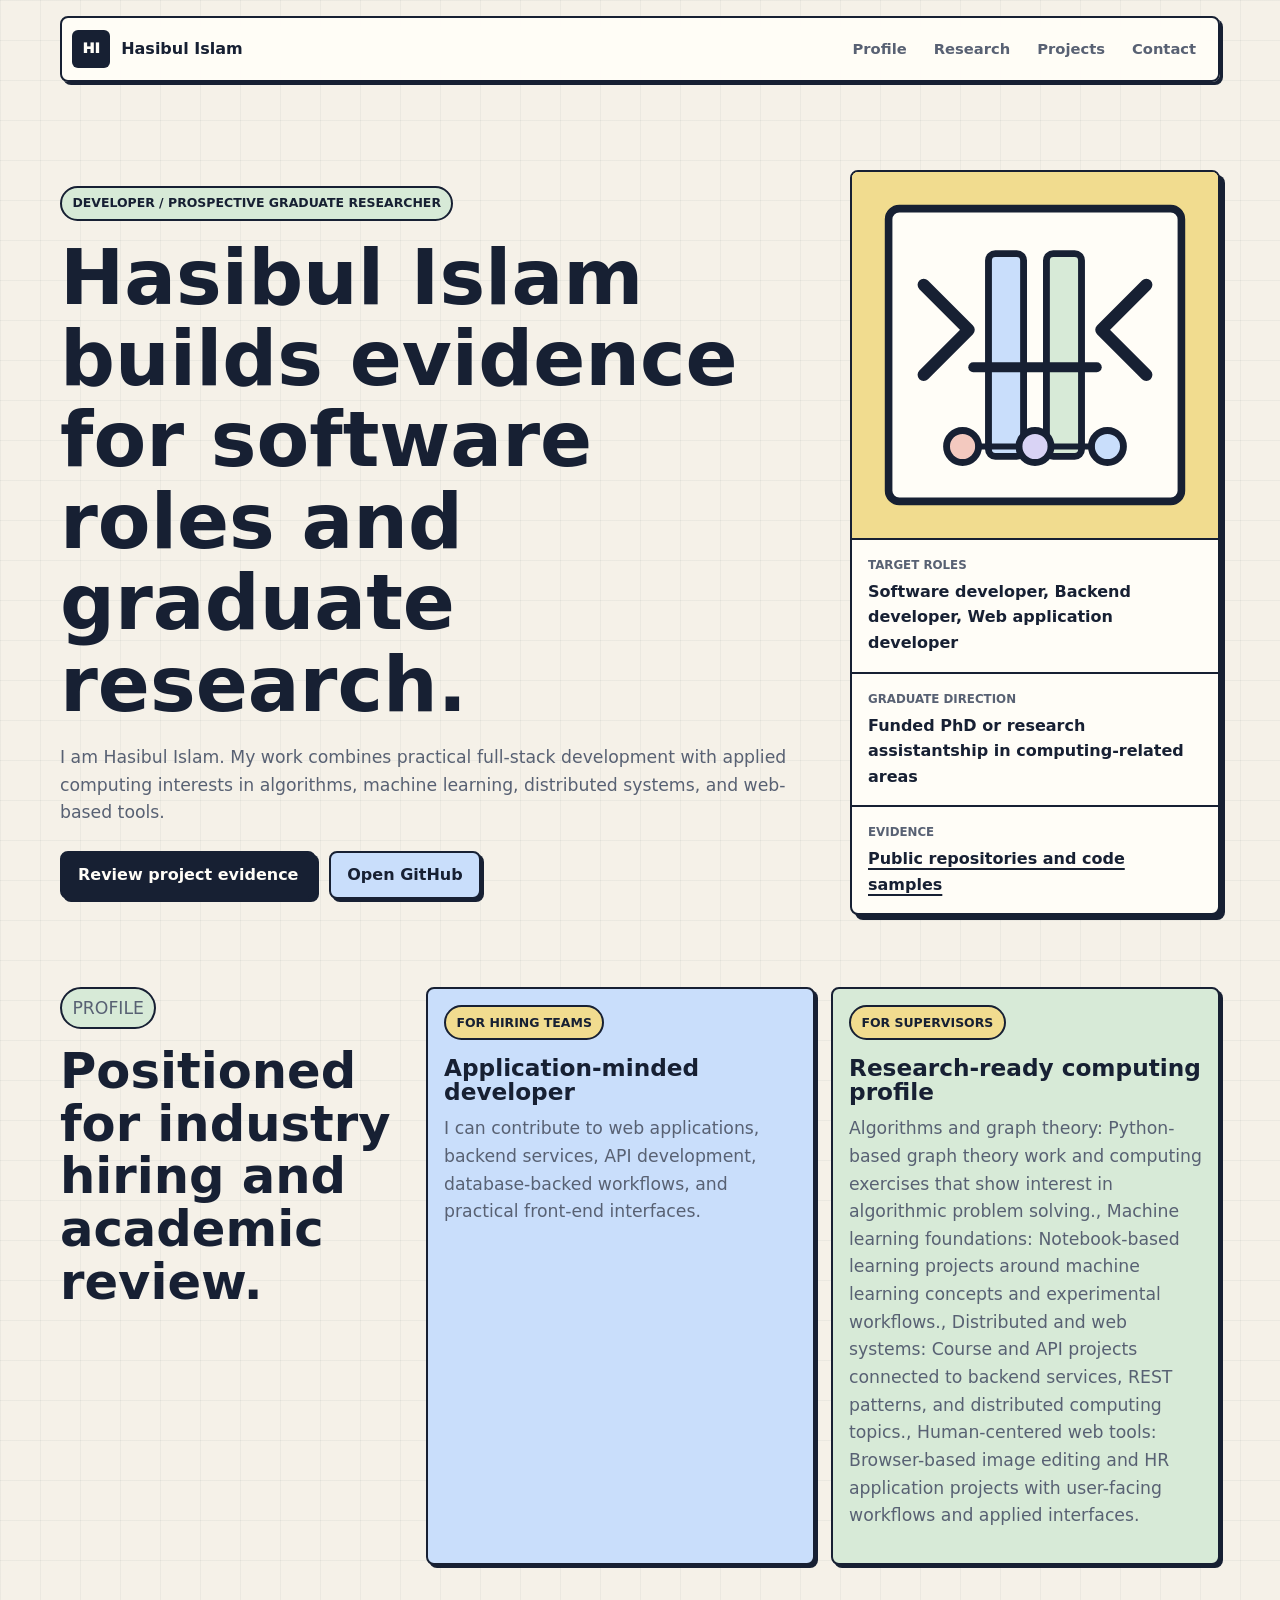
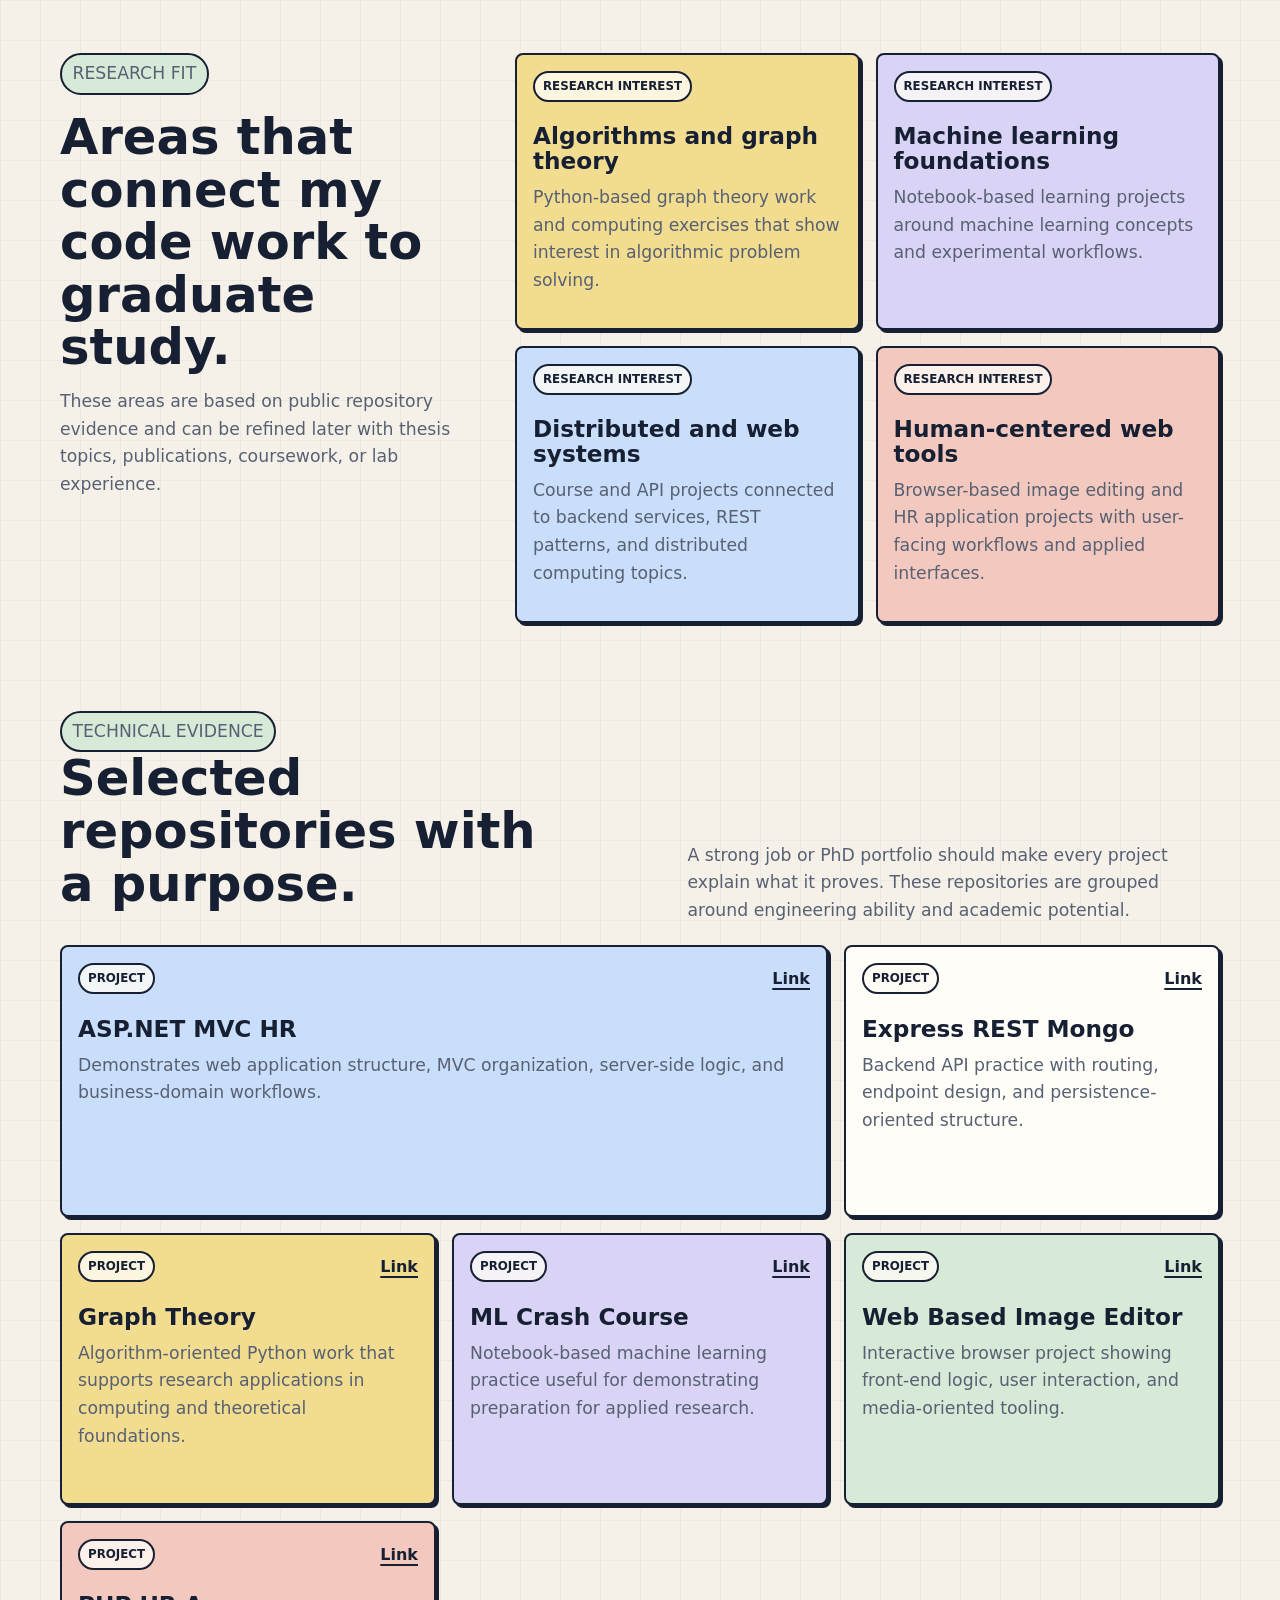
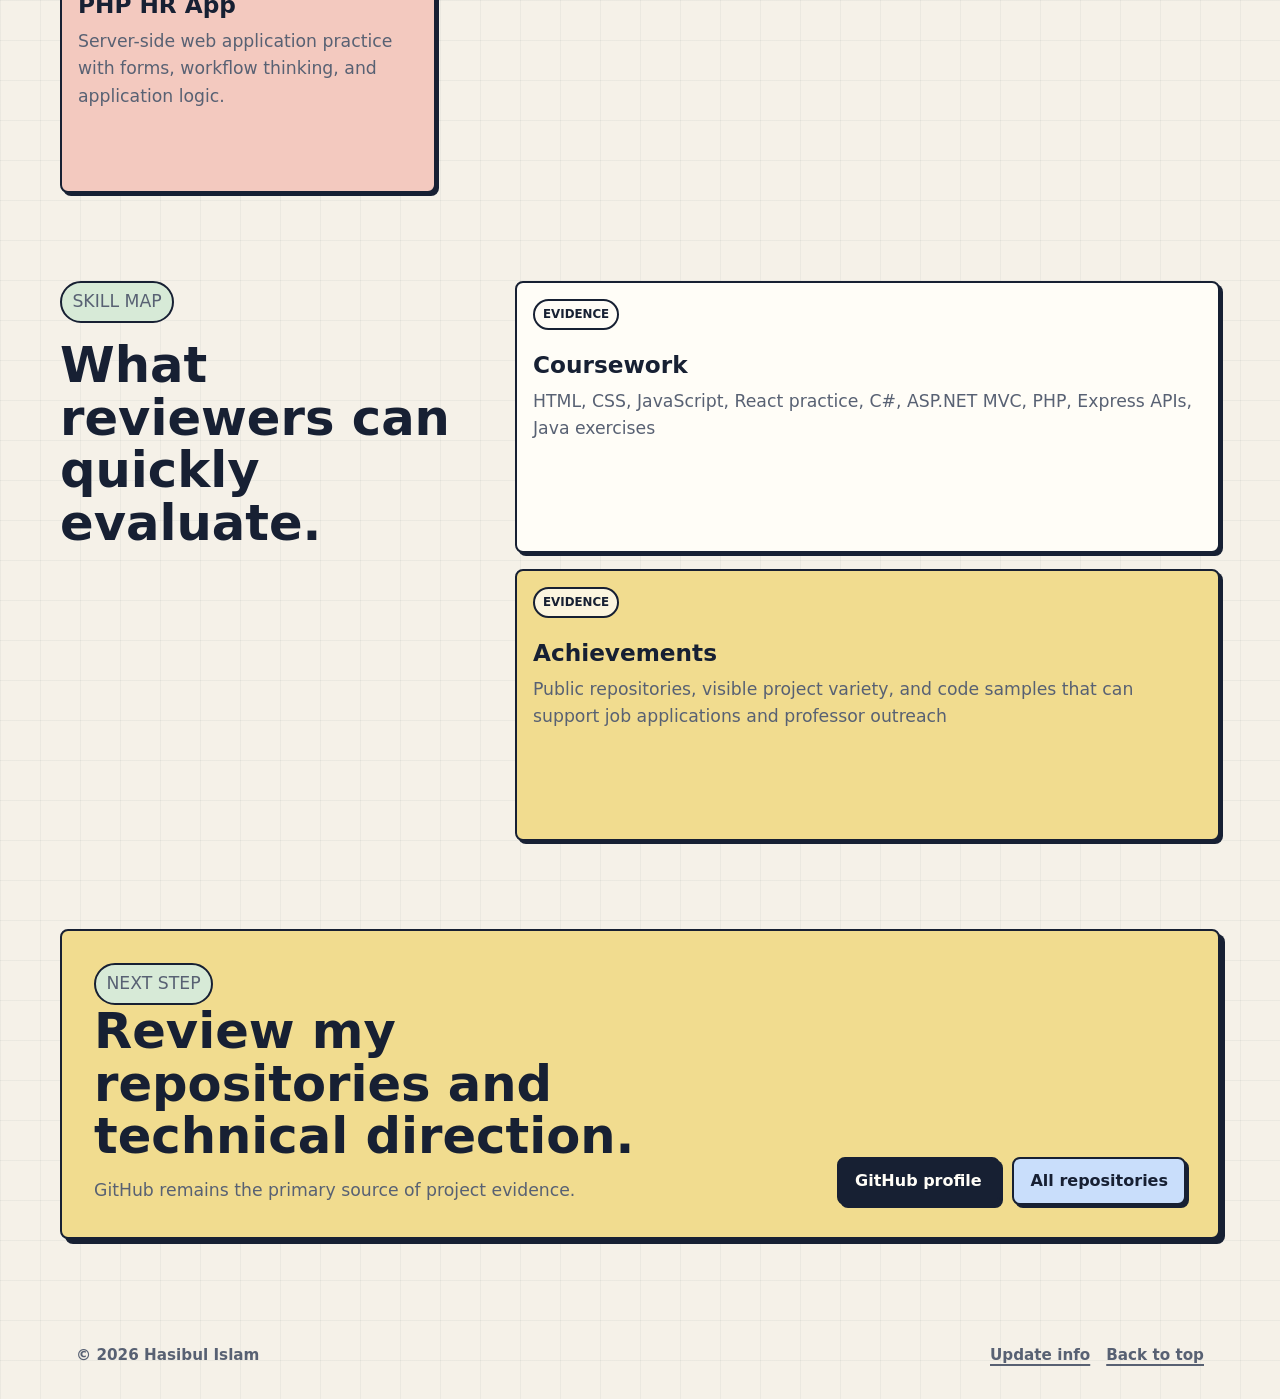
<file: index.html>
<!DOCTYPE html>
<html lang="en">
  <head>
    <meta charset="utf-8">
    <meta name="viewport" content="width=device-width, initial-scale=1">
    <meta name="description" content="Portfolio for Hasibul Islam, a full-stack developer and prospective graduate researcher focused on web systems, applied computing, algorithms, and machine learning.">
    <meta name="theme-color" content="#f5f1e8">
    <meta property="og:title" content="Hasibul Islam | Developer &amp; Graduate Research Candidate">
    <meta property="og:description" content="Job and PhD-focused portfolio with technical projects, research interests, and public GitHub evidence.">
    <meta property="og:type" content="website">
    <title>Hasibul Islam | Developer &amp; Graduate Research Candidate</title>
    <link rel="stylesheet" href="styles/site.css">
  </head>
  <body>
    <a class="skip-link" href="#main">Skip to content</a>

    <header class="site-header">
      <a class="brand" href="#top" aria-label="Hasibul Islam home">
        <span class="brand-mark">HI</span>
        <span data-portfolio="name">Hasibul Islam</span>
      </a>
      <nav class="nav-links" aria-label="Primary navigation">
        <a href="#profile">Profile</a>
        <a href="#research">Research</a>
        <a href="#projects">Projects</a>
        <a href="#contact">Contact</a>
      </nav>
    </header>

    <main id="main">
      <section class="hero" id="top">
        <div class="hero-copy">
          <p class="kicker" data-portfolio="title">Developer / Prospective Graduate Researcher</p>
          <h1 data-portfolio="heroTitle">Building a stronger profile for software roles and funded PhD opportunities.</h1>
          <p class="hero-text" data-portfolio="summary">
            I am Hasibul Islam. My work combines practical full-stack development with applied computing interests in algorithms, machine learning, distributed systems, and web-based tools.
          </p>
          <div class="hero-actions">
            <a class="button primary" href="#projects">Review project evidence</a>
            <a class="button secondary" href="https://github.com/sifathasib">Open GitHub</a>
          </div>
        </div>

        <aside class="profile-card" aria-label="Portfolio snapshot">
          <img src="assets/profile-mark.svg" alt="Hasibul Islam initials mark" data-portfolio-image="profile">
          <dl>
            <div>
              <dt>Target roles</dt>
              <dd data-portfolio="jobTargets">Software developer, backend developer, web application developer</dd>
            </div>
            <div>
              <dt>Graduate direction</dt>
              <dd data-portfolio="phdTargets">Funded PhD or research assistantship in computing-related areas</dd>
            </div>
            <div>
              <dt>Evidence</dt>
              <dd><a href="https://github.com/sifathasib?tab=repositories" data-portfolio-link="githubRepos">Public repositories and code samples</a></dd>
            </div>
          </dl>
        </aside>
      </section>

      <section class="section audience-grid" id="profile" aria-labelledby="profile-title">
        <div class="section-intro">
          <p class="kicker">Profile</p>
          <h2 id="profile-title">Positioned for industry hiring and academic review.</h2>
        </div>
        <article class="audience-card">
          <span class="label">For hiring teams</span>
          <h3>Application-minded developer</h3>
          <p>
            I can contribute to web applications, backend services, API development, database-backed workflows, and practical front-end interfaces.
          </p>
        </article>
        <article class="audience-card">
          <span class="label">For supervisors</span>
          <h3>Research-ready computing profile</h3>
          <p>
            <span data-portfolio="researchSummary">My project history shows preparation in algorithms, Python computing, machine learning notebooks, distributed computing, and implementation work.</span>
          </p>
        </article>
      </section>

      <section class="section research-section" id="research" aria-labelledby="research-title">
        <div class="section-intro">
          <p class="kicker">Research fit</p>
          <h2 id="research-title">Areas that connect my code work to graduate study.</h2>
          <p>
            These areas are based on public repository evidence and can be refined later with thesis topics, publications, coursework, or lab experience.
          </p>
        </div>

        <div class="research-grid" data-portfolio-list="research">
          <article>
            <h3>Algorithms &amp; graph theory</h3>
            <p>Python-based graph theory work and computing exercises that show interest in algorithmic problem solving.</p>
          </article>
          <article>
            <h3>Machine learning foundations</h3>
            <p>Notebook-based learning projects around machine learning concepts and experimental workflows.</p>
          </article>
          <article>
            <h3>Distributed &amp; web systems</h3>
            <p>Course and API projects connected to backend services, REST patterns, and distributed computing topics.</p>
          </article>
          <article>
            <h3>Human-centered web tools</h3>
            <p>Browser-based image editing and HR application projects with user-facing workflows and applied interfaces.</p>
          </article>
        </div>
      </section>

      <section class="section" id="projects" aria-labelledby="projects-title">
        <div class="section-heading">
          <div>
            <p class="kicker">Technical evidence</p>
            <h2 id="projects-title">Selected repositories with a purpose.</h2>
          </div>
          <p>
            A strong job or PhD portfolio should make every project explain what it proves. These repositories are grouped around engineering ability and academic potential.
          </p>
        </div>

        <div class="project-list" data-portfolio-list="projects">
          <article class="project-card featured">
            <div class="project-meta">
              <span>C# / ASP.NET</span>
              <a href="https://github.com/sifathasib/ASP.NET-MVC-HR">Repository</a>
            </div>
            <h3>ASP.NET MVC HR</h3>
            <p>
              Demonstrates web application structure, MVC organization, server-side logic, and business-domain workflows.
            </p>
            <ul>
              <li>Useful for: backend and full-stack job applications</li>
              <li>Shows: application architecture and CRUD patterns</li>
            </ul>
          </article>

          <article class="project-card">
            <div class="project-meta">
              <span>JavaScript / API</span>
              <a href="https://github.com/sifathasib/express-rest-mongo">Repository</a>
            </div>
            <h3>Express REST Mongo</h3>
            <p>Backend API practice with routing, endpoint design, and persistence-oriented structure.</p>
          </article>

          <article class="project-card">
            <div class="project-meta">
              <span>Python</span>
              <a href="https://github.com/sifathasib/Graph-Theory">Repository</a>
            </div>
            <h3>Graph Theory</h3>
            <p>Algorithm-oriented Python work that supports research applications in computing and theoretical foundations.</p>
          </article>

          <article class="project-card">
            <div class="project-meta">
              <span>Notebook / ML</span>
              <a href="https://github.com/sifathasib/Springer_ML_CrashCourse">Repository</a>
            </div>
            <h3>ML Crash Course</h3>
            <p>Notebook-based machine learning practice useful for demonstrating preparation for applied research.</p>
          </article>

          <article class="project-card">
            <div class="project-meta">
              <span>JavaScript</span>
              <a href="https://github.com/sifathasib/Web_based_image_editor">Repository</a>
            </div>
            <h3>Web Based Image Editor</h3>
            <p>Interactive browser project showing front-end logic, user interaction, and media-oriented tooling.</p>
          </article>

          <article class="project-card">
            <div class="project-meta">
              <span>PHP</span>
              <a href="https://github.com/sifathasib/php-hr-app">Repository</a>
            </div>
            <h3>PHP HR App</h3>
            <p>Server-side web application practice with forms, workflow thinking, and application logic.</p>
          </article>
        </div>
      </section>

      <section class="section skills-section" aria-labelledby="skills-title">
        <div class="section-intro">
          <p class="kicker">Skill map</p>
          <h2 id="skills-title">What reviewers can quickly evaluate.</h2>
        </div>
        <div class="skills-grid" data-portfolio-list="skills">
          <article>
            <h3>Software development</h3>
            <p>HTML, CSS, JavaScript, React practice, C#, ASP.NET MVC, PHP, Express APIs, and Java exercises.</p>
          </article>
          <article>
            <h3>Computing foundations</h3>
            <p>Python programming, graph theory, algorithmic problem solving, Jupyter notebooks, and machine learning basics.</p>
          </article>
          <article>
            <h3>Portfolio proof</h3>
            <p>Public repositories, visible project variety, and code samples that can support job applications and professor outreach.</p>
          </article>
        </div>
      </section>

      <section class="section contact-section" id="contact" aria-labelledby="contact-title">
        <div>
          <p class="kicker">Next step</p>
          <h2 id="contact-title">Review my repositories and technical direction.</h2>
          <p>
            <span data-portfolio="contactNote">For job applications and funded PhD outreach, GitHub is the current source of evidence. This site can be expanded with a CV, transcript, SOP, publications, and direct email when those materials are ready.</span>
          </p>
        </div>
        <div class="contact-actions">
          <a class="button primary" href="https://github.com/sifathasib" data-portfolio-link="github">GitHub profile</a>
          <a class="button secondary" href="https://github.com/sifathasib?tab=repositories" data-portfolio-link="githubRepos">All repositories</a>
        </div>
      </section>
    </main>

    <footer class="site-footer">
      <span>&copy; <span id="year">2026</span> <span data-portfolio="name">Hasibul Islam</span></span>
      <span class="footer-links">
        <a href="intake.html">Update info</a>
        <a href="#top">Back to top</a>
      </span>
    </footer>

    <script src="scripts/site.js"></script>
  </body>
</html>
</file>
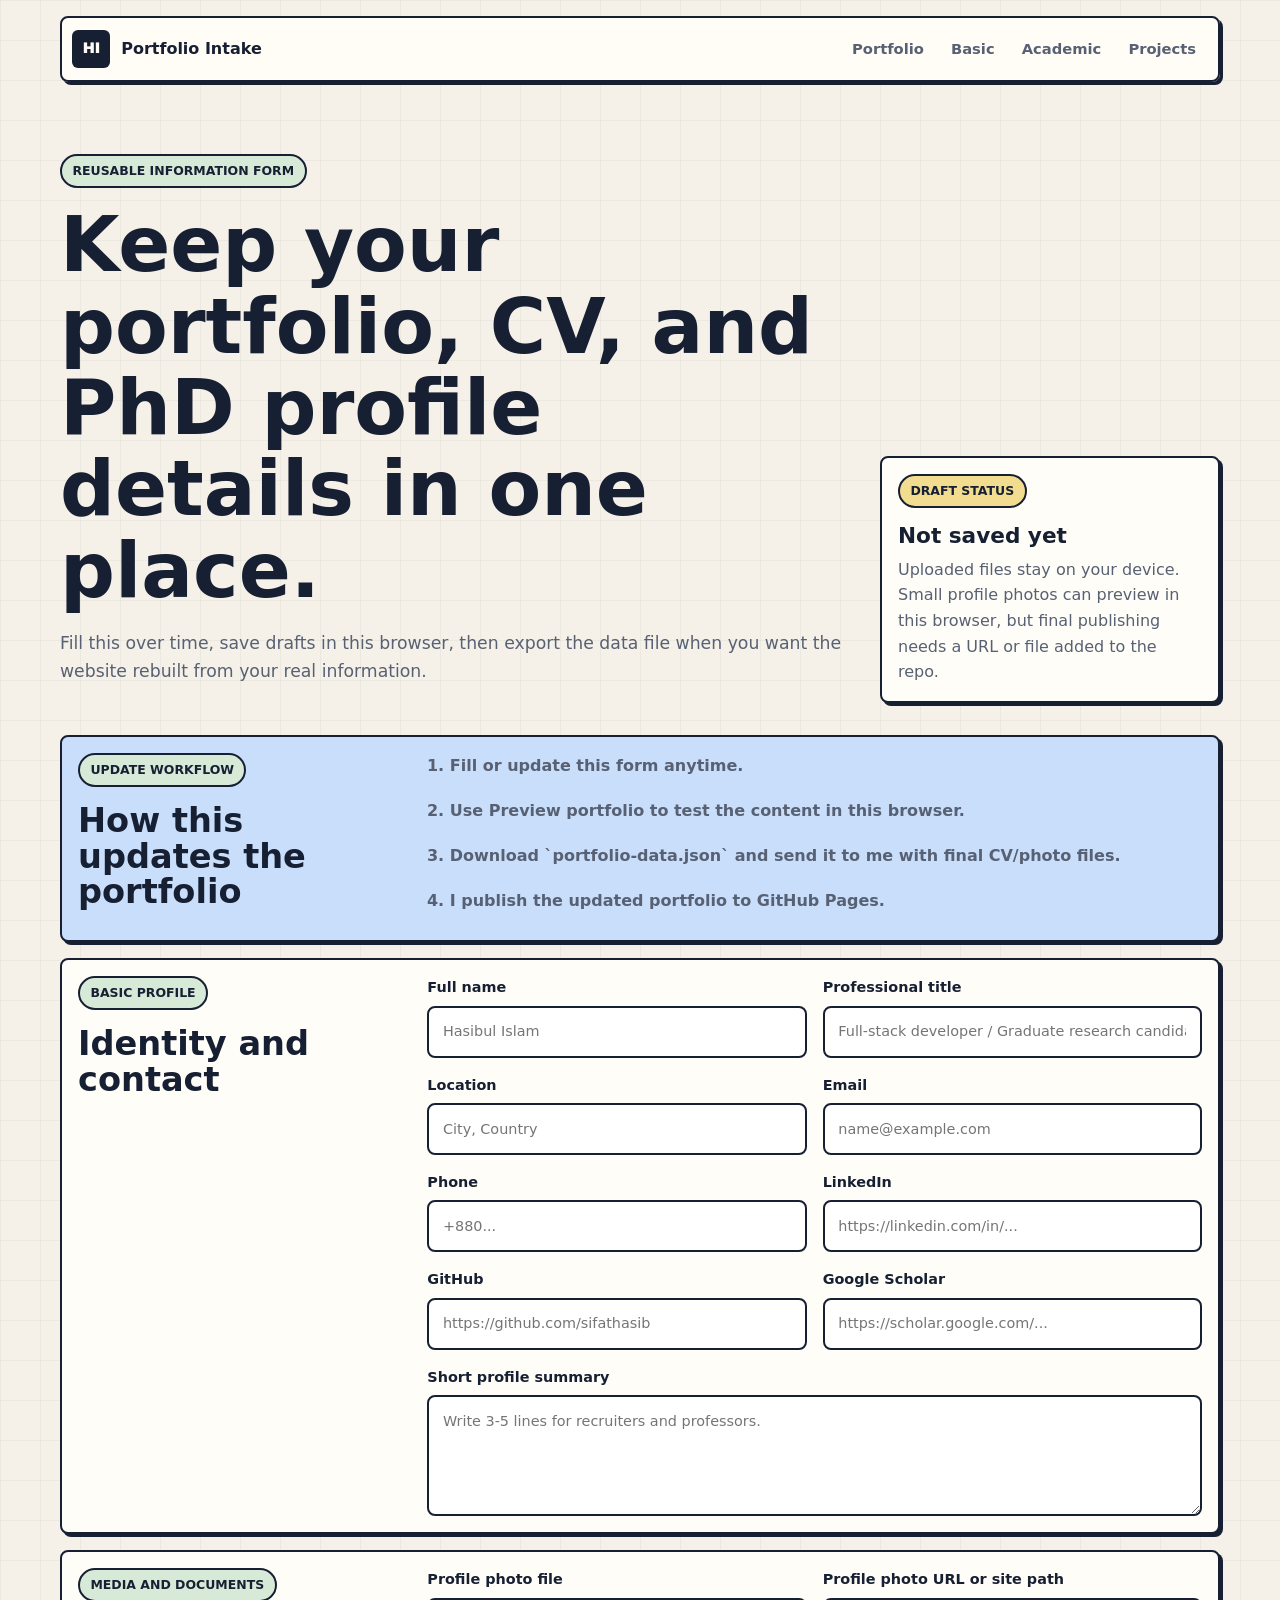
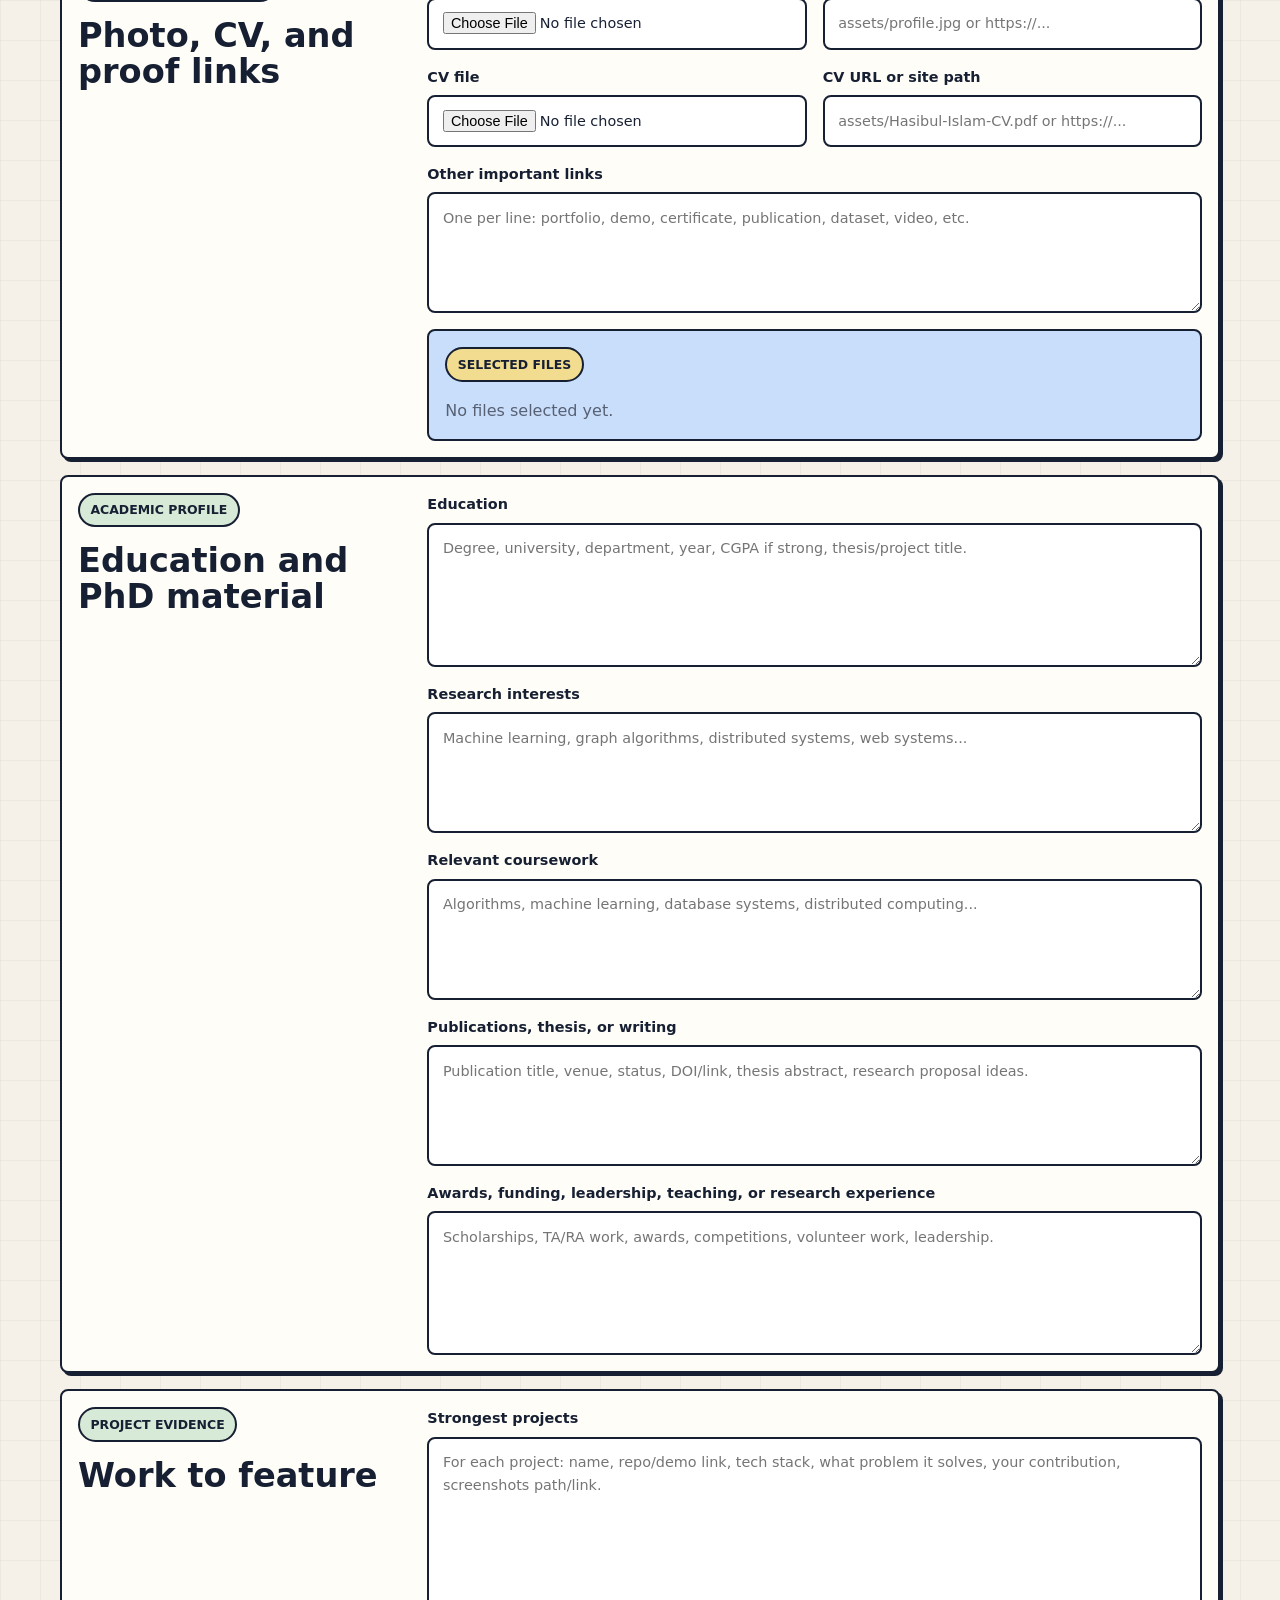
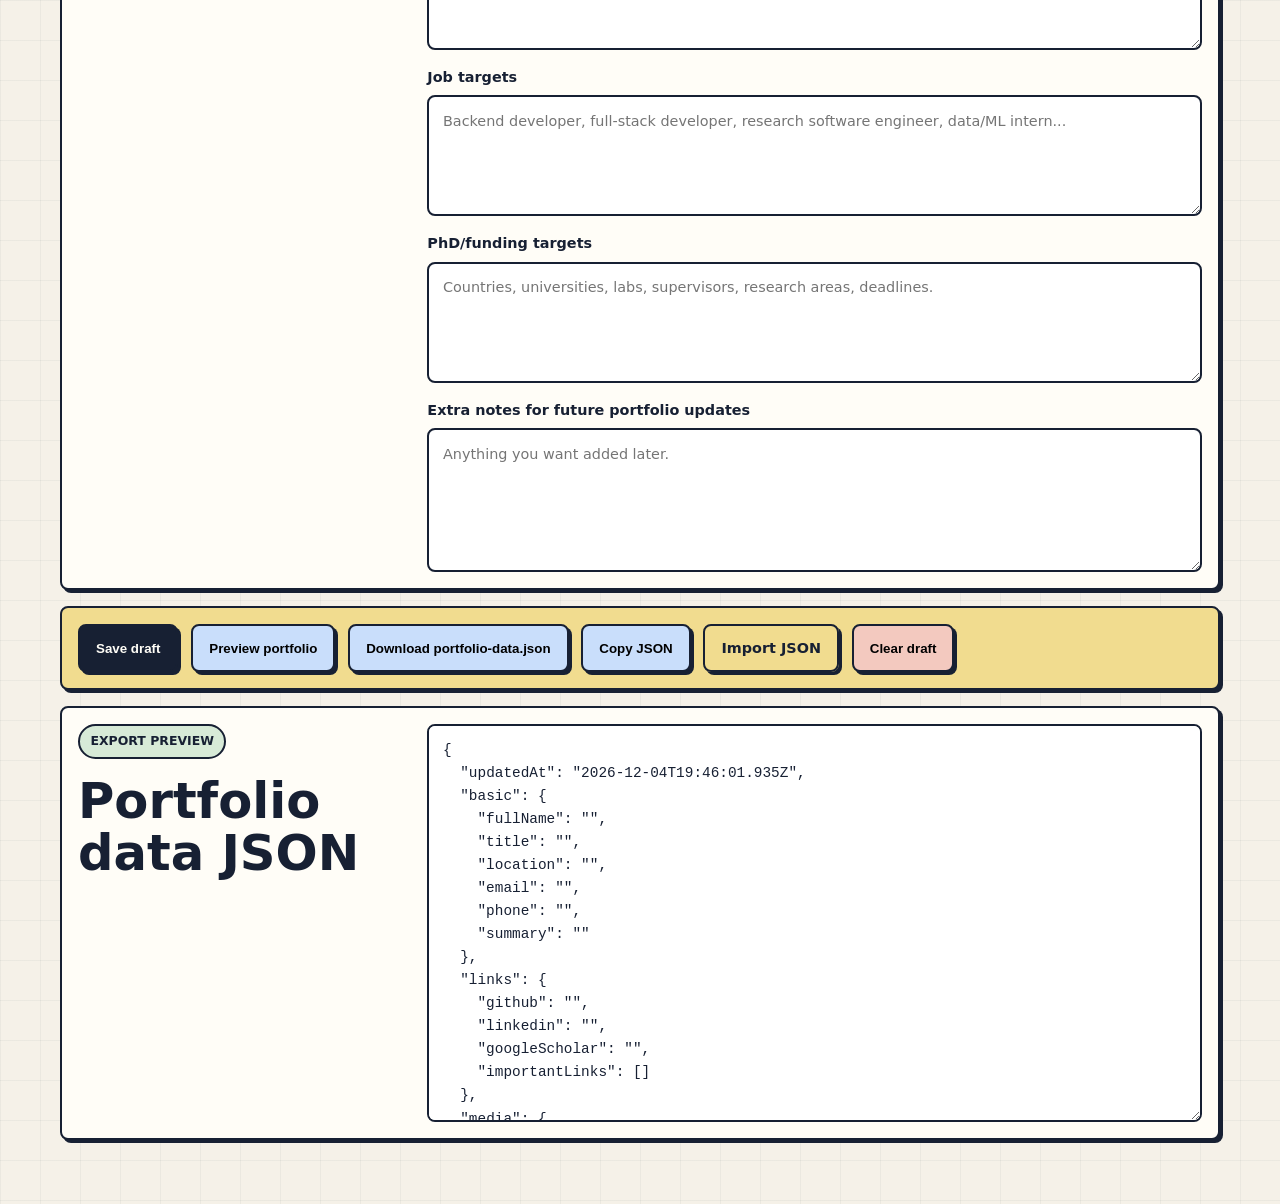
<file: intake.html>
<!DOCTYPE html>
<html lang="en">
  <head>
    <meta charset="utf-8">
    <meta name="viewport" content="width=device-width, initial-scale=1">
    <meta name="robots" content="noindex">
    <meta name="theme-color" content="#f5f1e8">
    <title>Portfolio Intake | Hasibul Islam</title>
    <link rel="stylesheet" href="styles/site.css">
  </head>
  <body class="intake-page">
    <a class="skip-link" href="#main">Skip to content</a>

    <header class="site-header">
      <a class="brand" href="index.html" aria-label="Back to portfolio">
        <span class="brand-mark">HI</span>
        <span>Portfolio Intake</span>
      </a>
      <nav class="nav-links" aria-label="Intake navigation">
        <a href="index.html">Portfolio</a>
        <a href="#basic">Basic</a>
        <a href="#academic">Academic</a>
        <a href="#projects">Projects</a>
      </nav>
    </header>

    <main id="main" class="intake-shell">
      <section class="intake-hero">
        <div>
          <p class="kicker">Reusable information form</p>
          <h1>Keep your portfolio, CV, and PhD profile details in one place.</h1>
          <p class="hero-text">
            Fill this over time, save drafts in this browser, then export the data file when you want the website rebuilt from your real information.
          </p>
        </div>
        <aside class="intake-status" aria-live="polite">
          <span class="label">Draft status</span>
          <strong id="save-status">Not saved yet</strong>
          <p>Uploaded files stay on your device. Small profile photos can preview in this browser, but final publishing needs a URL or file added to the repo.</p>
        </aside>
      </section>

      <form class="intake-form" id="portfolio-intake">
        <section class="workflow-card" aria-labelledby="workflow-title">
          <div>
            <p class="kicker">Update workflow</p>
            <h2 id="workflow-title">How this updates the portfolio</h2>
          </div>
          <ol>
            <li>Fill or update this form anytime.</li>
            <li>Use Preview portfolio to test the content in this browser.</li>
            <li>Download `portfolio-data.json` and send it to me with final CV/photo files.</li>
            <li>I publish the updated portfolio to GitHub Pages.</li>
          </ol>
        </section>

        <section class="form-section" id="basic" aria-labelledby="basic-title">
          <div class="form-section-heading">
            <p class="kicker">Basic profile</p>
            <h2 id="basic-title">Identity and contact</h2>
          </div>
          <div class="field-grid">
            <label>
              Full name
              <input name="fullName" type="text" autocomplete="name" placeholder="Hasibul Islam">
            </label>
            <label>
              Professional title
              <input name="title" type="text" placeholder="Full-stack developer / Graduate research candidate">
            </label>
            <label>
              Location
              <input name="location" type="text" autocomplete="address-level2" placeholder="City, Country">
            </label>
            <label>
              Email
              <input name="email" type="email" autocomplete="email" placeholder="name@example.com">
            </label>
            <label>
              Phone
              <input name="phone" type="text" autocomplete="tel" placeholder="+880...">
            </label>
            <label>
              LinkedIn
              <input name="linkedin" type="url" placeholder="https://linkedin.com/in/...">
            </label>
            <label>
              GitHub
              <input name="github" type="url" placeholder="https://github.com/sifathasib">
            </label>
            <label>
              Google Scholar
              <input name="scholar" type="url" placeholder="https://scholar.google.com/...">
            </label>
            <label class="wide-field">
              Short profile summary
              <textarea name="summary" rows="4" placeholder="Write 3-5 lines for recruiters and professors."></textarea>
            </label>
          </div>
        </section>

        <section class="form-section" aria-labelledby="media-title">
          <div class="form-section-heading">
            <p class="kicker">Media and documents</p>
            <h2 id="media-title">Photo, CV, and proof links</h2>
          </div>
          <div class="field-grid">
            <label>
              Profile photo file
              <input name="profilePhotoFile" type="file" accept="image/*" data-file-input>
            </label>
            <label>
              Profile photo URL or site path
              <input name="profilePhotoUrl" type="text" placeholder="assets/profile.jpg or https://...">
            </label>
            <label>
              CV file
              <input name="cvFile" type="file" accept=".pdf,.doc,.docx" data-file-input>
            </label>
            <label>
              CV URL or site path
              <input name="cvUrl" type="text" placeholder="assets/Hasibul-Islam-CV.pdf or https://...">
            </label>
            <label class="wide-field">
              Other important links
              <textarea name="importantLinks" rows="4" placeholder="One per line: portfolio, demo, certificate, publication, dataset, video, etc."></textarea>
            </label>
            <div class="upload-preview wide-field" id="upload-preview">
              <span class="label">Selected files</span>
              <p>No files selected yet.</p>
            </div>
          </div>
        </section>

        <section class="form-section" id="academic" aria-labelledby="academic-title">
          <div class="form-section-heading">
            <p class="kicker">Academic profile</p>
            <h2 id="academic-title">Education and PhD material</h2>
          </div>
          <div class="field-grid">
            <label class="wide-field">
              Education
              <textarea name="education" rows="5" placeholder="Degree, university, department, year, CGPA if strong, thesis/project title."></textarea>
            </label>
            <label class="wide-field">
              Research interests
              <textarea name="researchInterests" rows="4" placeholder="Machine learning, graph algorithms, distributed systems, web systems..."></textarea>
            </label>
            <label class="wide-field">
              Relevant coursework
              <textarea name="coursework" rows="4" placeholder="Algorithms, machine learning, database systems, distributed computing..."></textarea>
            </label>
            <label class="wide-field">
              Publications, thesis, or writing
              <textarea name="publications" rows="4" placeholder="Publication title, venue, status, DOI/link, thesis abstract, research proposal ideas."></textarea>
            </label>
            <label class="wide-field">
              Awards, funding, leadership, teaching, or research experience
              <textarea name="achievements" rows="5" placeholder="Scholarships, TA/RA work, awards, competitions, volunteer work, leadership."></textarea>
            </label>
          </div>
        </section>

        <section class="form-section" id="projects" aria-labelledby="projects-title">
          <div class="form-section-heading">
            <p class="kicker">Project evidence</p>
            <h2 id="projects-title">Work to feature</h2>
          </div>
          <div class="field-grid">
            <label class="wide-field">
              Strongest projects
              <textarea name="projects" rows="8" placeholder="For each project: name, repo/demo link, tech stack, what problem it solves, your contribution, screenshots path/link."></textarea>
            </label>
            <label class="wide-field">
              Job targets
              <textarea name="jobTargets" rows="4" placeholder="Backend developer, full-stack developer, research software engineer, data/ML intern..."></textarea>
            </label>
            <label class="wide-field">
              PhD/funding targets
              <textarea name="phdTargets" rows="4" placeholder="Countries, universities, labs, supervisors, research areas, deadlines."></textarea>
            </label>
            <label class="wide-field">
              Extra notes for future portfolio updates
              <textarea name="notes" rows="5" placeholder="Anything you want added later."></textarea>
            </label>
          </div>
        </section>

        <section class="form-actions" aria-label="Form actions">
          <button class="button primary" type="submit">Save draft</button>
          <button class="button secondary" type="button" id="preview-portfolio">Preview portfolio</button>
          <button class="button secondary" type="button" id="download-json">Download portfolio-data.json</button>
          <button class="button secondary" type="button" id="copy-json">Copy JSON</button>
          <label class="button file-button">
            Import JSON
            <input id="import-json" type="file" accept="application/json,.json">
          </label>
          <button class="button danger" type="button" id="clear-draft">Clear draft</button>
        </section>
      </form>

      <section class="json-panel" aria-labelledby="json-title">
        <div>
          <p class="kicker">Export preview</p>
          <h2 id="json-title">Portfolio data JSON</h2>
        </div>
        <textarea id="json-preview" rows="16" readonly></textarea>
      </section>
    </main>

    <script src="scripts/intake.js"></script>
  </body>
</html>
</file>
<file: styles/site.css>
:root {
  --ink: #172033;
  --muted: #586173;
  --paper: #f5f1e8;
  --surface: #fffdf7;
  --line: #172033;
  --blue: #c9defb;
  --green: #d7ead7;
  --gold: #f1dc8f;
  --rose: #f3c9bf;
  --violet: #d9d3f5;
  --shadow: 5px 5px 0 var(--line);
  --shadow-soft: 3px 3px 0 var(--line);
  --radius: 8px;
  --max-width: 1160px;
}

* {
  box-sizing: border-box;
}

html {
  scroll-behavior: smooth;
}

body {
  margin: 0;
  color: var(--ink);
  background:
    linear-gradient(90deg, rgba(23, 32, 51, 0.045) 1px, transparent 1px),
    linear-gradient(180deg, rgba(23, 32, 51, 0.045) 1px, transparent 1px),
    var(--paper);
  background-size: 40px 40px;
  font-family: ui-sans-serif, system-ui, -apple-system, BlinkMacSystemFont, "Segoe UI", sans-serif;
  line-height: 1.6;
}

a {
  color: inherit;
  font-weight: 760;
  text-decoration-thickness: 2px;
  text-underline-offset: 4px;
}

img {
  display: block;
  max-width: 100%;
}

.skip-link {
  position: absolute;
  left: 1rem;
  top: -10rem;
  z-index: 20;
  padding: 0.7rem 1rem;
  background: var(--gold);
  border: 2px solid var(--line);
  border-radius: var(--radius);
  box-shadow: var(--shadow-soft);
}

.skip-link:focus {
  top: 1rem;
}

.site-header,
.hero,
.section,
.site-footer {
  width: min(var(--max-width), calc(100% - 2rem));
  margin-inline: auto;
}

.site-header {
  position: sticky;
  top: 1rem;
  z-index: 10;
  display: flex;
  align-items: center;
  justify-content: space-between;
  gap: 1rem;
  margin-top: 1rem;
  padding: 0.65rem;
  background: rgba(255, 253, 247, 0.94);
  border: 2px solid var(--line);
  border-radius: var(--radius);
  box-shadow: var(--shadow-soft);
  backdrop-filter: blur(12px);
}

.brand {
  display: inline-flex;
  align-items: center;
  gap: 0.7rem;
  color: var(--ink);
  font-weight: 900;
  text-decoration: none;
}

.brand-mark {
  display: grid;
  width: 2.35rem;
  height: 2.35rem;
  place-items: center;
  background: var(--ink);
  border-radius: 6px;
  color: var(--surface);
  font-size: 0.9rem;
  font-weight: 950;
}

.nav-links {
  display: flex;
  align-items: center;
  gap: 0.25rem;
}

.nav-links a {
  padding: 0.55rem 0.72rem;
  border-radius: 6px;
  color: var(--muted);
  font-size: 0.92rem;
  text-decoration: none;
}

.nav-links a:hover,
.nav-links a:focus-visible,
.nav-links a.is-active {
  background: var(--gold);
  color: var(--ink);
  outline: 2px solid var(--line);
}

.hero {
  display: grid;
  grid-template-columns: minmax(0, 1fr) 370px;
  gap: 2.5rem;
  align-items: center;
  padding: 5.5rem 0 4.5rem;
}

.hero-copy {
  max-width: 780px;
}

.kicker,
.label {
  display: inline-flex;
  width: fit-content;
  margin: 0 0 1rem;
  padding: 0.32rem 0.65rem;
  background: var(--green);
  border: 2px solid var(--line);
  border-radius: 999px;
  color: var(--ink);
  font-size: 0.78rem;
  font-weight: 850;
  text-transform: uppercase;
}

.label {
  background: var(--gold);
}

h1,
h2,
h3,
p {
  margin-top: 0;
}

h1,
h2,
h3 {
  line-height: 1.06;
  letter-spacing: 0;
}

h1 {
  max-width: 14ch;
  margin-bottom: 1.2rem;
  font-size: 4.8rem;
}

h2 {
  max-width: 14ch;
  margin-bottom: 0.9rem;
  font-size: 3.1rem;
}

h3 {
  margin-bottom: 0.65rem;
  font-size: 1.45rem;
}

.hero-text,
.section-intro p,
.section-heading p,
.audience-card p,
.research-grid p,
.project-card p,
.skills-grid p,
.contact-section p {
  color: var(--muted);
  font-size: 1.08rem;
  font-weight: 520;
}

.hero-actions,
.contact-actions {
  display: flex;
  flex-wrap: wrap;
  gap: 0.8rem;
  margin-top: 1.5rem;
}

.button {
  display: inline-flex;
  align-items: center;
  justify-content: center;
  min-height: 3rem;
  padding: 0.78rem 1rem;
  border: 2px solid var(--line);
  border-radius: var(--radius);
  box-shadow: var(--shadow-soft);
  font-weight: 850;
  line-height: 1;
  text-decoration: none;
  transition: transform 150ms ease, box-shadow 150ms ease;
}

.button:hover,
.button:focus-visible {
  transform: translate(3px, 3px);
  box-shadow: 1px 1px 0 var(--line);
}

.button.primary {
  background: var(--ink);
  color: var(--surface);
}

.button.secondary {
  background: var(--blue);
}

.profile-card,
.audience-card,
.research-grid article,
.project-card,
.skills-grid article,
.contact-section {
  background: var(--surface);
  border: 2px solid var(--line);
  border-radius: var(--radius);
  box-shadow: var(--shadow-soft);
}

.profile-card {
  box-shadow: var(--shadow);
  overflow: hidden;
}

.profile-card img {
  width: 100%;
  background: var(--gold);
  border-bottom: 2px solid var(--line);
}

.profile-card dl {
  display: grid;
  margin: 0;
}

.profile-card div {
  display: grid;
  gap: 0.25rem;
  padding: 1rem;
  border-bottom: 2px solid var(--line);
}

.profile-card div:last-child {
  border-bottom: 0;
}

.profile-card dt,
.project-meta span {
  color: var(--muted);
  font-size: 0.74rem;
  font-weight: 850;
  text-transform: uppercase;
}

.profile-card dd {
  margin: 0;
  font-weight: 720;
}

.section {
  margin-bottom: 5.5rem;
}

.section-intro {
  max-width: 680px;
}

.audience-grid {
  display: grid;
  grid-template-columns: 0.9fr 1fr 1fr;
  gap: 1rem;
  align-items: stretch;
}

.audience-card,
.research-grid article,
.skills-grid article {
  padding: 1rem;
}

.audience-card:nth-child(2) {
  background: var(--blue);
}

.audience-card:nth-child(3) {
  background: var(--green);
}

.research-section {
  display: grid;
  grid-template-columns: 0.75fr 1.25fr;
  gap: 2rem;
  align-items: start;
}

.research-grid {
  display: grid;
  grid-template-columns: repeat(2, minmax(0, 1fr));
  gap: 1rem;
}

.research-grid article:nth-child(1) {
  background: var(--gold);
}

.research-grid article:nth-child(2) {
  background: var(--violet);
}

.research-grid article:nth-child(3) {
  background: var(--blue);
}

.research-grid article:nth-child(4) {
  background: var(--rose);
}

.section-heading {
  display: grid;
  grid-template-columns: minmax(0, 0.85fr) minmax(280px, 0.75fr);
  gap: 1.5rem;
  align-items: end;
  margin-bottom: 1.3rem;
}

.section-heading p {
  margin-bottom: 0;
}

.project-list {
  display: grid;
  grid-template-columns: repeat(3, minmax(0, 1fr));
  gap: 1rem;
}

.project-card {
  min-height: 17rem;
  padding: 1rem;
}

.project-card.featured {
  grid-column: span 2;
  background: var(--blue);
}

.project-card:nth-child(3) {
  background: var(--gold);
}

.project-card:nth-child(4) {
  background: var(--violet);
}

.project-card:nth-child(5) {
  background: var(--green);
}

.project-card:nth-child(6) {
  background: var(--rose);
}

.project-meta {
  display: flex;
  align-items: center;
  justify-content: space-between;
  gap: 1rem;
  margin-bottom: 1.4rem;
}

.project-meta span {
  padding: 0.25rem 0.5rem;
  background: rgba(255, 253, 247, 0.78);
  border: 2px solid var(--line);
  border-radius: 999px;
  color: var(--ink);
}

.project-card ul {
  display: grid;
  gap: 0.45rem;
  margin: 1.25rem 0 0;
  padding-left: 1.2rem;
  color: var(--muted);
  font-weight: 520;
}

.skills-section {
  display: grid;
  grid-template-columns: 0.75fr 1.25fr;
  gap: 2rem;
  align-items: start;
}

.skills-grid {
  display: grid;
  gap: 1rem;
}

.skills-grid article:nth-child(2) {
  background: var(--gold);
}

.skills-grid article:nth-child(3) {
  background: var(--green);
}

.contact-section {
  display: grid;
  grid-template-columns: minmax(0, 1fr) auto;
  gap: 1rem;
  align-items: end;
  padding: 2rem;
  background: var(--gold);
  box-shadow: var(--shadow);
}

.contact-section h2 {
  max-width: 16ch;
}

.contact-section p {
  max-width: 62ch;
  margin-bottom: 0;
}

.site-footer {
  display: flex;
  justify-content: space-between;
  gap: 1rem;
  margin-bottom: 1rem;
  padding: 1rem;
  color: var(--muted);
  font-size: 0.95rem;
  font-weight: 700;
}

.footer-links {
  display: inline-flex;
  gap: 1rem;
}

.intake-shell {
  width: min(var(--max-width), calc(100% - 2rem));
  margin: 0 auto 4rem;
}

.intake-hero {
  display: grid;
  grid-template-columns: minmax(0, 1fr) 340px;
  gap: 2rem;
  align-items: end;
  padding: 4.5rem 0 2rem;
}

.intake-hero h1 {
  max-width: 15ch;
}

.intake-status,
.form-section,
.form-actions,
.json-panel {
  background: var(--surface);
  border: 2px solid var(--line);
  border-radius: var(--radius);
  box-shadow: var(--shadow-soft);
}

.intake-status {
  padding: 1rem;
}

.intake-status strong {
  display: block;
  margin-bottom: 0.5rem;
  font-size: 1.35rem;
  line-height: 1.15;
}

.intake-status p {
  margin-bottom: 0;
  color: var(--muted);
  font-weight: 520;
}

.intake-form {
  display: grid;
  gap: 1rem;
}

.workflow-card {
  display: grid;
  grid-template-columns: 0.42fr 1fr;
  gap: 1.5rem;
  padding: 1rem;
  background: var(--blue);
  border: 2px solid var(--line);
  border-radius: var(--radius);
  box-shadow: var(--shadow-soft);
}

.workflow-card h2 {
  font-size: 2.1rem;
}

.workflow-card ol {
  display: grid;
  gap: 0.55rem;
  margin: 0;
  padding-left: 1.4rem;
  color: var(--muted);
  font-weight: 620;
}

.form-section {
  display: grid;
  grid-template-columns: 0.42fr 1fr;
  gap: 1.5rem;
  padding: 1rem;
}

.form-section-heading h2 {
  font-size: 2.1rem;
}

.field-grid {
  display: grid;
  grid-template-columns: repeat(2, minmax(0, 1fr));
  gap: 1rem;
}

.wide-field {
  grid-column: 1 / -1;
}

label {
  display: grid;
  gap: 0.4rem;
  color: var(--ink);
  font-size: 0.9rem;
  font-weight: 820;
}

input,
textarea {
  width: 100%;
  padding: 0.78rem 0.85rem;
  border: 2px solid var(--line);
  border-radius: var(--radius);
  background: #ffffff;
  color: var(--ink);
  font: inherit;
  font-weight: 520;
}

textarea {
  resize: vertical;
}

input:focus,
textarea:focus {
  outline: 3px solid var(--gold);
  outline-offset: 2px;
}

.upload-preview {
  min-height: 6rem;
  padding: 1rem;
  background: var(--blue);
  border: 2px solid var(--line);
  border-radius: var(--radius);
}

.upload-preview p,
.upload-preview ul {
  margin: 0;
  color: var(--muted);
  font-weight: 520;
}

.upload-preview ul {
  display: grid;
  gap: 0.35rem;
  padding-left: 1.2rem;
}

.selected-photo-preview {
  width: min(220px, 100%);
  margin-top: 1rem;
  aspect-ratio: 1;
  object-fit: cover;
  border: 2px solid var(--line);
  border-radius: var(--radius);
  box-shadow: var(--shadow-soft);
}

.form-actions {
  display: flex;
  flex-wrap: wrap;
  gap: 0.8rem;
  padding: 1rem;
  background: var(--gold);
}

.button.danger {
  background: var(--rose);
}

.file-button {
  cursor: pointer;
}

.file-button input {
  inline-size: 1px;
  block-size: 1px;
  position: absolute;
  opacity: 0;
  pointer-events: none;
}

.json-panel {
  display: grid;
  grid-template-columns: 0.42fr 1fr;
  gap: 1.5rem;
  margin-top: 1rem;
  padding: 1rem;
}

#json-preview {
  min-height: 24rem;
  font-family: ui-monospace, SFMono-Regular, Menlo, Monaco, Consolas, "Liberation Mono", monospace;
  font-size: 0.9rem;
}

@media (max-width: 980px) {
  .hero,
  .audience-grid,
  .research-section,
  .section-heading,
  .skills-section,
  .contact-section,
  .intake-hero,
  .workflow-card,
  .form-section,
  .json-panel {
    grid-template-columns: 1fr;
  }

  .profile-card {
    max-width: 430px;
  }

  .project-list {
    grid-template-columns: repeat(2, minmax(0, 1fr));
  }

  .project-card.featured {
    grid-column: span 2;
  }
}

@media (max-width: 720px) {
  .site-header {
    position: static;
    align-items: stretch;
    flex-direction: column;
  }

  .nav-links {
    display: grid;
    grid-template-columns: repeat(2, minmax(0, 1fr));
  }

  .nav-links a {
    text-align: center;
  }

  .hero {
    padding-top: 3.5rem;
  }

  h1 {
    max-width: 11ch;
    font-size: 3.1rem;
  }

  h2 {
    font-size: 2.2rem;
  }

  .research-grid,
  .project-list {
    grid-template-columns: 1fr;
  }

  .project-card.featured {
    grid-column: auto;
  }

  .hero-actions,
  .contact-actions,
  .site-footer,
  .footer-links,
  .form-actions {
    align-items: stretch;
    flex-direction: column;
  }

  .field-grid {
    grid-template-columns: 1fr;
  }
}
</file>
